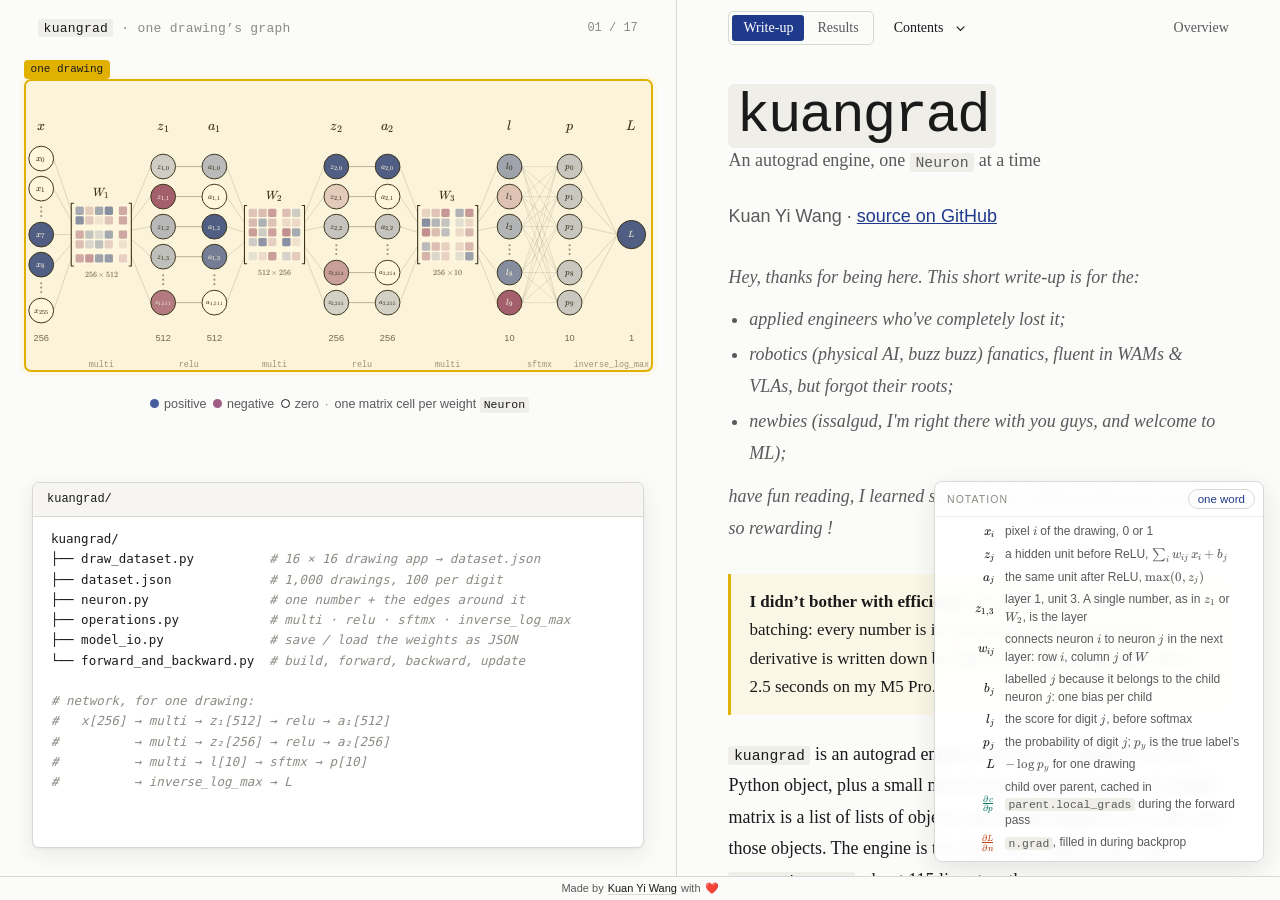
<file: writeup/index.html>
<!doctype html>
<html lang="en">
<head>
  <meta charset="utf-8">
  <meta name="viewport" content="width=device-width, initial-scale=1">
  <meta name="theme-color" content="#fbfbfa">
  <meta name="description" content="kuangrad: an autograd engine where every number is its own Python object, walked through code block by code block alongside the computation graph it builds.">
  <title>kuangrad · Kuan Yi Wang</title>
  <link rel="icon" href="./assets/favicon.svg" type="image/svg+xml">
  <link rel="stylesheet" href="./vendor/katex/katex.min.css">
  <link rel="stylesheet" href="./style.css">
  <script defer src="./vendor/katex/katex.min.js"></script>
  <script type="module" src="./app.js"></script>
</head>
<body>
  <a class="skip-link" href="#reader">Skip to write-up</a>
  <main class="workspace">
    <section class="visual" tabindex="0" aria-label="Computation graph and code for the current passage. Left and right arrows step through the animation">
      <div class="visual-head"><span class="wordmark"><code>kuangrad</code> <span>· one drawing’s graph</span></span><span class="step-hint" aria-hidden="true"><span class="step-hint-click">click, then </span><kbd>←</kbd> <kbd>→</kbd> to step</span><span id="step-counter"></span></div>
      <div class="graph-wrap" id="graph"></div>
      <div class="stack" id="stack"></div>
    </section>
    <aside class="notes" aria-label="kuangrad write-up">
      <div class="reading-nav">
        <nav class="page-tabs" aria-label="Write-up sections"><a href="./" aria-current="page">Write-up</a><a href="results.html">Results</a></nav>
        <button id="contents-toggle" type="button" aria-expanded="false" aria-controls="contents-menu">Contents <svg viewBox="0 0 16 16" aria-hidden="true"><path d="m4 6 4 4 4-4"/></svg></button>
        <span id="chapter-label"></span>
      </div>
      <nav id="contents-menu" aria-label="Write-up contents" hidden><div id="toc"></div></nav>
      <div class="reader" id="reader" tabindex="0" aria-label="Read the kuangrad write-up">
        <div id="article"></div>
      </div>
    </aside>
  </main>
  <footer class="site-footer">Made by <a href="https://www.kuant.space" target="_blank" rel="noopener">Kuan Yi Wang</a> with <span role="img" aria-label="love">❤️</span></footer>
  <noscript><div class="no-script">This write-up needs JavaScript. The code it walks through is on <a href="https://github.com/AcastaPaloma/kuangrad">GitHub</a>.</div></noscript>
</body>
</html>
</file>
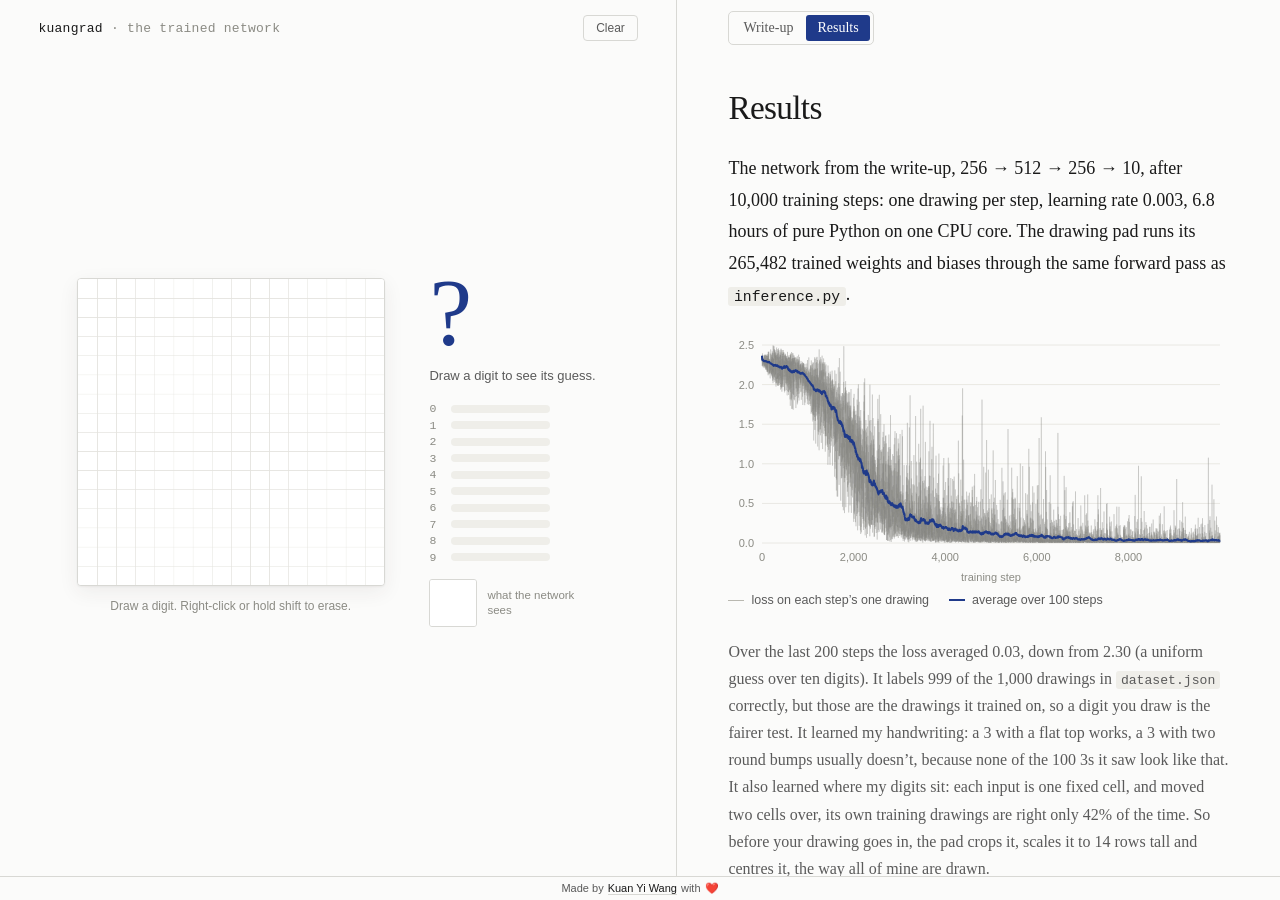
<file: writeup/results.html>
<!doctype html>
<html lang="en">
<head>
  <meta charset="utf-8">
  <meta name="viewport" content="width=device-width, initial-scale=1">
  <meta name="theme-color" content="#fbfbfa">
  <meta name="description" content="kuangrad's trained network, running in your browser: draw a digit and watch it guess, next to the loss curve from its training run.">
  <title>kuangrad results · Kuan Yi Wang</title>
  <link rel="icon" href="./assets/favicon.svg" type="image/svg+xml">
  <link rel="stylesheet" href="./style.css">
  <link rel="stylesheet" href="./results.css">
  <script type="module" src="./results.js"></script>
</head>
<body class="results-page">
  <a class="skip-link" href="#reader">Skip to the training run</a>
  <main class="workspace">
    <section class="visual" aria-label="Draw a digit for the trained network">
      <div class="visual-head"><span class="wordmark">kuangrad <span>· the trained network</span></span><button type="button" id="clear" class="pad-clear">Clear</button></div>
      <div class="pad-area">
        <div class="pad-wrap">
          <canvas id="pad" width="512" height="512" aria-label="16 by 16 drawing grid" role="img"></canvas>
          <p class="pad-hint">Draw a digit. Right-click or hold shift to erase.</p>
        </div>
        <div class="guess" aria-live="polite">
          <p class="guess-digit" id="guess-digit">?</p>
          <p class="guess-note" id="guess-note">Loading the weights…</p>
          <ol class="probs" id="probs"></ol>
          <figure class="seen"><canvas id="seen" width="64" height="64" aria-hidden="true"></canvas><figcaption>what the network sees</figcaption></figure>
        </div>
      </div>
    </section>
    <aside class="notes" aria-label="kuangrad results">
      <div class="reading-nav">
        <nav class="page-tabs" aria-label="Write-up sections"><a href="./">Write-up</a><a href="results.html" aria-current="page">Results</a></nav>
      </div>
      <div class="reader" id="reader" tabindex="0" aria-label="The training run">
        <article id="article">
          <section class="reading-block">
            <h2>Results</h2>
            <p id="summary"></p>
            <figure class="loss-figure">
              <div id="loss" class="loss-chart"></div>
              <figcaption><span class="key-item"><span class="key key-raw"></span>loss on each step’s one drawing</span><span class="key-item"><span class="key"></span>average over 100 steps</span></figcaption>
            </figure>
            <p class="results-note" id="note"></p>
          </section>
        </article>
      </div>
    </aside>
  </main>
  <footer class="site-footer">Made by <a href="https://www.kuant.space" target="_blank" rel="noopener">Kuan Yi Wang</a> with <span role="img" aria-label="love">❤️</span></footer>
  <noscript><div class="no-script">The drawing pad needs JavaScript. The code is on <a href="https://github.com/AcastaPaloma/kuangrad">GitHub</a>.</div></noscript>
</body>
</html>
</file>
<file: writeup/style.css>
/* kuangrad write-up. Same paper, ink and Georgia as the π0.7 notebook; yellow marks "this part, right now". */
:root {
  color-scheme: light;
  --paper: #fbfbfa;
  --ink: #1a1a1a;
  --secondary: #5a5a5a;
  --muted: #8b8b84;
  --accent: #1f3a8a;
  --grad: #c2410c;
  --rule: #d8d8d4;
  --card: #ffffff;
  --card-head: #f6f5f1;
  --yellow: #e0b100;
  --yellow-fill: #f5c51824;
  --cache: #0f766e;
  --mono: ui-monospace, SFMono-Regular, Menlo, Consolas, 'Liberation Mono', monospace;
  --footer-h: 24px;
  font-family: Georgia, 'Times New Roman', serif;
  color: var(--ink);
  background: var(--paper);
}
* { box-sizing: border-box; }
.nobr { white-space: nowrap; }
body { margin: 0; background: var(--paper); }
button { font: inherit; color: inherit; cursor: pointer; border: 0; background: none; padding: 0; }
button:focus-visible, a:focus-visible { outline: 2px solid var(--accent); outline-offset: 3px; }
[hidden] { display: none !important; }
a { color: var(--accent); }

.workspace {
  height: calc(100vh - var(--footer-h));
  height: calc(100dvh - var(--footer-h));
  display: grid;
  grid-template-columns: minmax(0, var(--split, 1.12fr)) minmax(0, 1fr);
  overflow: clip;
}

/* ---- left: graph + card stack ---------------------------------------------------------------------------------- */
.visual { position: relative; min-width: 0; min-height: 0; display: flex; flex-direction: column; overflow: hidden; }
.visual-head { height: 56px; flex-shrink: 0; display: flex; align-items: center; justify-content: space-between; gap: 16px; padding: 0 clamp(20px, 3vw, 40px); font-size: 14px; }
.visual-head .wordmark { font-family: var(--mono); font-size: 13px; letter-spacing: .02em; }
.visual-head .wordmark span { color: var(--muted); }
.visual-head .wordmark code { font: inherit; background: #efeee9; padding: .15em .4em; border-radius: 3px; }
#step-counter { font: 12px/1 var(--mono); color: var(--muted); }
.visual { outline: 0; }
.visual:focus-visible { box-shadow: inset 0 0 0 1px #1f3a8a30; }
/* shown on the animated passages; once the panel has focus, the arrow keys step through the pass */
.step-hint { margin-left: auto; font: 12px/1 Arial, sans-serif; color: var(--muted); white-space: nowrap; opacity: 0; transition: opacity .3s; }
.visual.is-animated .step-hint { opacity: 1; }
.visual:focus-within .step-hint-click { display: none; }
@media (hover: none) { .step-hint { display: none; } }
.step-hint kbd { display: inline-block; min-width: 18px; padding: 2px 4px; border: 1px solid var(--rule); border-radius: 3px; background: #fff; font: 11px/1 var(--mono); color: var(--secondary); text-align: center; }
.graph-wrap { position: relative; flex-shrink: 0; width: min(100% - 40px, 48vh * 720 / 346); width: min(100% - 40px, 48dvh * 720 / 346); margin: 16px auto 0; aspect-ratio: 720 / 346; container-type: inline-size;
  transition: width .6s cubic-bezier(.65, 0, .35, 1), margin-top .6s cubic-bezier(.65, 0, .35, 1), opacity .3s, visibility .3s; }
/* while the card is a drawing rather than a listing, the graph shrinks and the card takes the room */
.visual.has-widget .graph-wrap { width: min(100% - 40px, 26vh * 720 / 346); width: min(100% - 40px, 26dvh * 720 / 346); }
.graph-svg { position: absolute; inset: 0; width: 100%; height: 100%; overflow: visible; }
.graph-caption { flex-shrink: 0; height: 54px; margin: 0 clamp(16px, 2.5vw, 36px); display: flex; align-items: center; justify-content: center; flex-wrap: wrap; font: 12.5px/1.5 Arial, sans-serif; color: var(--secondary); text-align: center; }
.graph-caption .katex { font-size: 1.22em; }
.graph-caption code { font: 11.5px var(--mono); background: #efeee9; padding: .1em .35em; border-radius: 3px; color: var(--ink); }
.graph-caption .sep { color: var(--muted); margin: 0 6px; }
.stack { position: relative; flex: 1; min-height: 0; margin: 2px clamp(16px, 2.5vw, 36px) clamp(16px, 2.2vw, 28px); }

/* graph: SVG shapes, with every label an HTML overlay typeset by KaTeX and sized in the graph's own units */
.graph-labels { position: absolute; inset: 0; pointer-events: none; }
.gl { position: absolute; transform: translate(-50%, -50%); font-size: calc(var(--fs) * 100cqw / 720); line-height: 1; white-space: nowrap; color: var(--ink); transition: color .25s, opacity .3s; }
.gl .katex { font-size: 1em; }
.node-label.on-dark { color: #fff; }
.node-label.pending { color: #bdbcb5; }
.matrix-dims { color: var(--secondary); }
.edges line { stroke: var(--ink); stroke-opacity: .2; stroke-width: .9; transition: stroke .3s, stroke-opacity .3s, stroke-width .3s, opacity .3s; }
.link-relu line { stroke-opacity: .42; }
.link-all line { stroke-opacity: .14; }
.flow-fwd { stroke: var(--accent); stroke-width: 1.9; stroke-linecap: round; }
.flow-bwd { stroke: var(--grad); stroke-width: 2; stroke-linecap: round; }
.particle { fill: var(--cache); }
.node { stroke: var(--ink); stroke-width: 1.1; transition: stroke .3s, stroke-width .3s, opacity .3s; }
.node.pending { stroke: #c9c8c2; stroke-dasharray: 2.5 2.5; }
.ellipsis { fill: var(--muted); transition: opacity .3s; }
.ring { fill: none; stroke: var(--grad); }
.badge { fill: var(--cache); stroke: #fff; stroke-width: 1.1; }
.badge.is-read { fill: #14b8a6; }
.matrix { transition: opacity .3s; }
.matrix-bg { fill: #fff; }
.bracket { fill: none; stroke: var(--ink); stroke-width: 1.2; transition: stroke .3s, stroke-width .3s; }
.cell { stroke: var(--accent); stroke-width: 1.6; transition: opacity .3s; }
.cell-cache { fill: var(--cache); }
.cell-grad { fill: none; stroke: var(--grad); stroke-width: 1.5; }
.size-label { font: 10.5px Arial, sans-serif; text-anchor: middle; fill: var(--secondary); }
.op-label { font: 9.5px var(--mono); text-anchor: middle; fill: var(--muted); }
.depth-badge { opacity: 0; transition: opacity .25s; }
.depth-badge circle { fill: var(--paper); stroke: var(--grad); stroke-width: 1.2; }
.depth-label { font: bold 10px Arial, sans-serif; text-anchor: middle; fill: var(--grad); }
[data-mode=backward] .depth-badge, [data-mode=depth] .depth-badge { opacity: 1; transition-delay: var(--delay); }
[data-mode=forward] .edges line, [data-mode=backward] .edges line { stroke-opacity: .1; }
[data-mode=edge] :is(.edges line, .node, .cell, .bracket, .ellipsis) { opacity: .22; }
[data-mode=edge] .gl:not(.chosen, .col-label) { opacity: .3; }
[data-mode=edge] :is(.edges line.chosen, .node.chosen, .cell.chosen) { opacity: 1; }
[data-mode=edge] .edges line.chosen { stroke: var(--accent); stroke-opacity: 1; stroke-width: 2; }
[data-mode=edge] .node.chosen { stroke: var(--accent); stroke-width: 2.2; }
[data-mode=edge] .cell.chosen { stroke: var(--yellow); stroke-opacity: 1; stroke-width: 2.2; }
[data-mode=relu] .node.dead { stroke: var(--muted); stroke-dasharray: 3 2.5; }
[data-mode=relu] .link-relu line.to-dead { stroke-dasharray: 2 3; stroke-opacity: .3; }
[data-mode=softmax] .link-all line { stroke: var(--accent); stroke-opacity: .45; }
[data-mode=loss] .link-loss line { stroke-dasharray: 2 3; stroke-opacity: .3; }
[data-mode=loss] .link-loss line.py { stroke: var(--accent); stroke-opacity: 1; stroke-width: 2; stroke-dasharray: none; }
[data-mode=loss] .node.py { stroke: var(--accent); stroke-width: 2.4; }
[data-mode=layer] .link-w1 line { stroke: var(--accent); stroke-opacity: .55; }
:is([data-mode=layer] .matrix-w1, [data-mode=params] .matrix, [data-mode=update] .matrix) .bracket { stroke: var(--accent); stroke-width: 2; }
:is([data-mode=params], [data-mode=update]) :is(.nodes, .edges, .node-label, .col-label) { opacity: .35; }
[data-mode=update] .matrix { animation: nudge 1.6s ease-in-out infinite; }
@keyframes nudge { 50% { opacity: .5; } }
[data-mode=hot] :is(.link-w1, .link-w2) line { stroke: var(--grad); stroke-opacity: .5; }
[data-mode=hot] .node.hot { stroke: var(--grad); stroke-width: 2.2; }
/* caption keys */
.sw { display: inline-block; flex-shrink: 0; width: 9px; height: 9px; margin: 0 5px 0 3px; border-radius: 50%; }
.sw-pos { background: rgb(31 58 138 / .82); }
.sw-neg { background: rgb(138 59 107 / .82); }
.sw-zero { background: #fff; border: 1.2px solid var(--ink); }
.sw-dead { background: #fff; border: 1.2px dashed var(--muted); }
.sw-cache { background: var(--cache); border-radius: 2px; margin-right: 7px; }
.sw-grad { width: 11px; height: 11px; border: 2px solid var(--grad); margin-right: 7px; }
.sw-hot { width: 16px; height: 0; border-radius: 0; border-top: 2px solid var(--grad); }
.key-depth { display: inline-block; width: 16px; height: 16px; margin: 0 6px 0 4px; border: 1.2px solid var(--grad); border-radius: 50%; color: var(--grad); font: bold 9px/14px Arial, sans-serif; text-align: center; }

/* the yellow box */
.hl { position: absolute; border: 2px solid var(--yellow); background: var(--yellow-fill); border-radius: 7px; box-shadow: 0 0 0 4px #f5c51812; opacity: 0; pointer-events: none;
  transition: left .65s cubic-bezier(.65, 0, .35, 1), top .65s cubic-bezier(.65, 0, .35, 1), width .65s cubic-bezier(.65, 0, .35, 1), height .65s cubic-bezier(.65, 0, .35, 1), opacity .3s; }
.hl.is-on { opacity: 1; }
.hl-tag { position: absolute; left: -2px; bottom: calc(100% + 2px); padding: 3px 7px 3px; background: var(--yellow); color: var(--ink); font: 11px/1.2 var(--mono); border-radius: 4px; white-space: nowrap; }
.hl.tag-right .hl-tag { left: auto; right: -2px; }

/* cards */
.card { position: absolute; left: 0; right: 0; top: 48px; bottom: 0; display: flex; flex-direction: column; background: var(--card); border: 1px solid var(--rule); border-radius: 7px; overflow: hidden;
  box-shadow: 0 1px 2px #322d250d, 0 6px 20px #322d2517; transform-origin: 50% 0;
  transform: translateX(calc(-100% - 90px)) rotate(-5deg); transition: transform .42s cubic-bezier(.55, 0, .85, .25), background-color .4s; z-index: 60; }
.card.is-focus { transform: none; transition: transform .75s cubic-bezier(.17, 1.28, .38, 1), background-color .4s; z-index: 50; }
.card.is-behind { transform: translateY(calc(var(--depth) * -11px)) scale(calc(1 - var(--depth) * .04)); transition: transform .5s cubic-bezier(.3, .7, .3, 1), background-color .4s, opacity .4s; z-index: calc(50 - var(--depth)); background: #f1f0eb; }
.card.is-behind .card-body { opacity: 0; transition: opacity .3s; }
.card.is-behind .card-head { background: #eceae4; align-items: flex-start; padding-top: 3px; }
.card.is-buried { opacity: 0; }
body:not(.is-ready) :is(.card, .graph-wrap) { transition: none; }
.card-head { flex-shrink: 0; height: 34px; display: flex; align-items: center; justify-content: space-between; gap: 12px; padding: 0 14px; background: var(--card-head); border-bottom: 1px solid var(--rule); font: 12px/1 var(--mono); transition: background-color .4s; }
.card-title { color: var(--ink); white-space: nowrap; overflow: hidden; text-overflow: ellipsis; }
.card-meta { color: var(--muted); font: 11px/1 Arial, sans-serif; white-space: nowrap; }
.card-body { flex: 1; min-height: 0; overflow: auto; overscroll-behavior: contain; scrollbar-width: thin; container-type: size; }
.card-meta .katex { font-size: 1.1em; }
/* "there is more below": shown on the front card while it can still scroll */
.card-more { position: absolute; right: 14px; bottom: 14px; z-index: 2; height: 30px; display: flex; align-items: center; gap: 3px; padding: 0 8px 0 12px; border-radius: 15px; background: var(--ink); color: #fff; font: 12px/1 Arial, sans-serif; box-shadow: 0 2px 10px #1a1a1a38; opacity: 0; pointer-events: none; transition: opacity .25s; }
.card-more svg { width: 16px; height: 16px; fill: none; stroke: currentColor; stroke-width: 1.8; stroke-linecap: round; stroke-linejoin: round; }
.card.is-focus.has-more .card-more { opacity: 1; pointer-events: auto; animation: hint 1.8s ease-in-out infinite; }
.card-more:hover { background: var(--accent); }
@keyframes hint { 50% { transform: translateY(3px); } }

/* code */
.code { margin: 0; padding: 12px 0 18px; font: 12.5px/1.62 var(--mono); tab-size: 4; color: var(--ink); }
.code code { display: block; }
.ln { display: grid; grid-template-columns: 3.6em minmax(0, 1fr); padding-right: 16px; }
.code.plain .ln { grid-template-columns: minmax(0, 1fr); padding-left: 18px; }
.gutter { text-align: right; padding-right: 1.2em; color: #b5b4ad; user-select: none; }
.src { white-space: pre-wrap; overflow-wrap: anywhere; }
.ln.focus { background: #f5c5182b; box-shadow: inset 3px 0 0 var(--yellow); }
.ln.focus .gutter { color: #9c7c00; }
.ln.gap .gutter { color: var(--muted); }
.tk-kw { color: var(--accent); }
.tk-def { font-weight: 700; }
.tk-str { color: #3d6b35; }
.tk-num { color: #9a4d0b; }
.tk-com { color: var(--muted); font-style: italic; }
.tk-bi { color: #2f6f7a; }
.tk-self { color: #7a5c99; }
.tk-type { color: #8a3b6b; }

/* digits */
.digits { display: grid; grid-template-columns: auto minmax(0, 1fr); grid-template-rows: auto auto; gap: 16px 24px; padding: 18px; align-items: start; }
.digit-big { margin: 0; }
.digit-big svg { display: block; width: clamp(130px, 100cqh - 116px, min(320px, 46cqw)); aspect-ratio: 1; border: 1px solid var(--rule); background: #fff; }
.digit-big .grid-lines { stroke: #ecebe6; stroke-width: .04; }
.digit-big .ink, .digit-picks path, .digit-strip .ink { fill: var(--ink); }
.digit-big figcaption { margin-top: 8px; font: 12px Arial, sans-serif; color: var(--secondary); }
.digit-picks { display: grid; grid-template-columns: repeat(5, minmax(0, 1fr)); gap: 8px; max-width: 470px; }
.digit-picks button { display: flex; flex-direction: column; align-items: center; gap: 3px; padding: 5px; border: 1px solid var(--rule); border-radius: 4px; background: #fff; }
.digit-picks button[aria-pressed=true] { border-color: var(--yellow); box-shadow: 0 0 0 2px var(--yellow-fill); }
.digit-picks svg { width: 100%; aspect-ratio: 1; display: block; }
.digit-picks span { font: 11px Arial, sans-serif; color: var(--secondary); }
.digit-strip { grid-column: 1 / -1; }
.digit-strip svg { display: block; width: 100%; height: 16px; border: 1px solid var(--rule); background: #fff; }
.digit-strip .row-ticks { stroke: var(--yellow); stroke-width: .9; vector-effect: non-scaling-stroke; }
.digit-strip p { display: flex; justify-content: space-between; margin: 6px 0 0; font: 11px Arial, sans-serif; color: var(--secondary); }

/* one edge */
.edge-card { padding: 16px 18px; }
.edge-figure { position: relative; width: min(100%, 520px, max(260px, (100cqh - 172px) * 460 / 200)); aspect-ratio: 460 / 200; margin: 0 auto; container-type: inline-size; }
.edge-figure svg { position: absolute; inset: 0; width: 100%; height: 100%; }
.edge-card line { stroke: var(--ink); stroke-width: 1.2; }
.edge-card marker path, .bfs-card marker path { fill: var(--ink); }
.edge-node circle { fill: #fff; stroke: var(--ink); stroke-width: 1.3; }
.edge-node.is-child circle { stroke: var(--accent); stroke-width: 2; }
.ef { position: absolute; transform: translate(-50%, -50%); white-space: nowrap; line-height: 1; }
.ef .katex { font-size: 1em; }
.ef-name { font-size: max(13px, 3.7cqw); }
.ef-value { font: max(10.5px, 2.5cqw) var(--mono); color: var(--secondary); }
.ef-grad { font-size: max(11.5px, 2.8cqw); color: var(--accent); background: #ffffffe8; padding: 2px 4px; border-radius: 3px; }
.edge-lists { display: grid; grid-template-columns: repeat(auto-fit, minmax(170px, 1fr)); gap: 10px 18px; margin-top: 10px; }
.edge-lists h4 { margin: 0 0 6px; font: 12px var(--mono); font-weight: 400; }
.edge-lists h4 span { color: var(--muted); font: 11px Arial, sans-serif; margin-left: 4px; }
.edge-lists ol { list-style: none; margin: 0; padding: 0; font: 12px/1.7 var(--mono); color: var(--secondary); }
.edge-lists ol.inline { display: flex; flex-wrap: wrap; gap: 0 8px; }
.edge-lists li.is-hit { color: var(--ink); background: var(--yellow-fill); box-shadow: inset 2px 0 0 var(--yellow); padding-left: 6px; }
.edge-lists ol.inline li.is-hit { padding: 0 4px; box-shadow: none; }
.edge-lists li.more { color: var(--muted); font-style: italic; }

/* jacobian */
.jacobian { display: grid; grid-template-columns: minmax(0, 1.5fr) minmax(0, 1fr); gap: 18px; padding: 16px 18px; align-items: start; }
.jacobian svg { display: block; width: 100%; max-height: 330px; }
.jacobian .axis { font: 10px Arial, sans-serif; fill: var(--secondary); text-anchor: middle; }
.jacobian .axis-title { font: 10px Arial, sans-serif; fill: var(--muted); }
.jacobian .p-bar { fill: #b9b8b1; }
.jacobian .p-bar.is-label { fill: var(--accent); }
.jacobian .j-cell { stroke: transparent; stroke-width: 2; }
.jacobian .j-cell.is-hover { stroke: var(--yellow); }
.jacobian-side { font: 12px/1.5 Arial, sans-serif; color: var(--secondary); padding-top: 54px; }
.j-readout { margin: 0 0 14px; color: var(--ink); min-height: 40px; display: flex; align-items: center; }
.j-legend { display: flex; align-items: center; gap: 6px; }
.j-legend i { flex: 1; height: 10px; border-radius: 2px; background: linear-gradient(90deg, rgb(180, 35, 24), rgb(240, 239, 236), rgb(31, 58, 138)); }
.j-note { margin: 10px 0 14px; }
.j-examples { list-style: none; margin: 0; padding: 0; display: grid; gap: 12px; color: var(--ink); font-size: 15px; }
.jacobian-side .katex { font-size: 1.15em; }
.j-readout { font-size: 16px; }

/* bfs */
.bfs-card { padding: 14px 18px; }
.bfs-card svg { display: block; width: 100%; max-height: min(300px, max(100cqh - 28px, 120px)); }
.bfs-card line { stroke: var(--ink); stroke-width: 1.1; }
.bfs-node circle { fill: #fff; stroke: var(--ink); stroke-width: 1.2; }
.bfs-node text { font: italic 13px Georgia, serif; text-anchor: middle; fill: var(--ink); }
.bfs-node .bfs-depth { font: bold 11px Arial, sans-serif; font-style: normal; fill: var(--grad); }
.bfs-node.is-late circle { stroke: var(--grad); stroke-width: 2; fill: #fdf1ea; }
.bfs-title { font: 11px Arial, sans-serif; fill: var(--secondary); }

/* cost */
.cost-card { padding: 16px 20px 14px; font: 12px Arial, sans-serif; color: var(--secondary); }
.cost-card h4 { margin: 0 0 12px; font: 12px var(--mono); font-weight: 400; color: var(--ink); }
.bars { display: grid; gap: 8px; }
.bar-row { display: grid; grid-template-columns: 11em minmax(0, 1fr) 4.5em; align-items: center; gap: 10px; }
.bar-track { height: 12px; }
.bar { display: block; height: 100%; width: var(--w); min-width: 3px; background: #a9a8a1; border-radius: 0 4px 4px 0; }
.bar-row.is-hot .bar { background: var(--grad); }
.bar-row.is-hot .bar-label, .bar-row.is-hot .bar-value { color: var(--ink); }
.bar-value { font: 12px var(--mono); color: var(--ink); text-align: right; }
.facts { margin: 16px 0 0; border-top: 1px solid var(--rule); }
.facts div { display: flex; justify-content: space-between; gap: 12px; padding: 6px 0; border-bottom: 1px solid #ecebe6; }
.facts dt { color: var(--secondary); }
.facts dd { margin: 0; font: 12px var(--mono); color: var(--ink); }
.cost-note { margin: 10px 0 0; color: var(--muted); }

/* ---- right: the article ---------------------------------------------------------------------------------------- */
.notes { position: relative; min-width: 0; min-height: 0; display: flex; flex-direction: column; border-left: 1px solid var(--rule); background: var(--paper); }
/* split.js: the draggable line between the panels, a few pixels either side of the border */
.splitter { position: absolute; z-index: 60; top: 0; bottom: 0; left: -6px; width: 11px; cursor: col-resize; touch-action: none; outline: 0; }
.splitter::after { content: ''; position: absolute; top: 0; bottom: 0; left: 4px; width: 3px; background: var(--accent); opacity: 0; transition: opacity .15s; }
.splitter:hover::after, .splitter:focus-visible::after, .is-splitting .splitter::after { opacity: .55; }
.is-splitting { cursor: col-resize; user-select: none; }
.is-splitting iframe, .is-splitting canvas { pointer-events: none; }
.reading-nav { height: 56px; flex-shrink: 0; display: flex; align-items: center; justify-content: space-between; gap: 20px; padding: 0 clamp(24px, 4vw, 64px); font-size: 14px; }
#contents-toggle { display: flex; align-items: center; gap: 10px; padding: 10px 0; }
#contents-toggle svg { width: 15px; height: 15px; fill: none; stroke: currentColor; stroke-width: 1.3; transition: transform .15s; }
#contents-toggle[aria-expanded=true] svg { transform: rotate(180deg); }
#chapter-label { color: var(--secondary); text-align: right; }
.page-tabs { display: flex; gap: 2px; padding: 3px; border: 1px solid var(--rule); border-radius: 5px; flex-shrink: 0; }
.page-tabs a { padding: 5px 11px; border-radius: 3px; color: var(--secondary); text-decoration: none; font-size: 14px; line-height: 1.2; }
.page-tabs a:hover { color: var(--ink); background: #1a1a1a06; }
.page-tabs a[aria-current=page] { background: var(--accent); color: #fff; }
.reading-nav #contents-toggle { margin-right: auto; }
#contents-menu { position: absolute; z-index: 8; top: 50px; left: 24px; right: 24px; max-height: calc(100% - 82px); overflow: auto; overscroll-behavior: contain; scrollbar-width: thin; background: var(--paper); padding: 16px 20px 22px; border: 1px solid var(--rule); border-radius: 5px; box-shadow: 0 12px 30px #1a1a1a10; }
.toc-chapter { margin: 14px 8px 4px; font: 11px Arial, sans-serif; letter-spacing: .1em; text-transform: uppercase; color: var(--muted); }
.toc-chapter:first-child { margin-top: 0; }
.toc-link { display: flex; align-items: baseline; gap: 10px; width: 100%; text-align: left; padding: 6px 8px; border-radius: 3px; font-size: 14px; line-height: 1.4; }
.toc-link.level-3 { padding-left: 30px; color: var(--secondary); font-size: 13px; }
.toc-number { min-width: 16px; color: var(--muted); font: 10px/1.5 Arial, sans-serif; }
.toc-link code { font: .9em var(--mono); }
.toc-link:hover { background: #1a1a1a06; color: var(--ink); }
.toc-link[aria-current] { background: #1f3a8a0a; color: var(--accent); }
.reader { position: relative; flex: 1; min-height: 0; overflow-y: auto; overscroll-behavior: contain; scrollbar-width: thin; outline: 0; }
.reader:focus-visible { box-shadow: inset 0 0 0 1px #1f3a8a30; }
#article { max-width: 680px; margin: 0 auto; padding: 8px clamp(24px, 4vw, 64px) 72vh; }
.reading-block { padding: 40px 0 20px; }
.reading-block.level-2 { padding-top: 64px; }
.reading-block:first-child { padding-top: 24px; }
.title-block { margin-bottom: 30px; }
.chapter-kicker { margin: 0 0 10px; font: 11px Arial, sans-serif; letter-spacing: .12em; text-transform: uppercase; color: var(--muted); }
.title-block h1 code { font: inherit; background: #efeee9; padding: 0 .14em; border-radius: 6px; }
.title-block h1 { margin: 0; font: 400 clamp(44px, 4.4vw, 64px)/1.02 var(--mono); letter-spacing: -.04em; }
.subtitle code { font: .8em var(--mono); background: #efeee9; padding: .1em .35em; border-radius: 3px; }
.subtitle { margin: 14px 0 0; font-size: clamp(20px, 1.7vw, 24px); line-height: 1.35; color: var(--secondary); }
.byline { margin: 18px 0 0; font: 13px Arial, sans-serif; color: var(--secondary); }
.reading-block h2, .reading-block h3 { font-weight: 400; line-height: 1.18; letter-spacing: -.02em; text-wrap: balance; margin: 0 0 26px; transition: color .25s; }
.reading-block h2 { font-size: clamp(28px, 2.6vw, 40px); }
.reading-block h3 { font-size: clamp(23px, 1.9vw, 29px); }
.reading-block.is-current > h2, .reading-block.is-current > h3 { color: var(--accent); }
.reading-block p, .reading-block li { font-size: 18px; line-height: 1.75; overflow-wrap: break-word; }
.reading-block p { margin: 0 0 24px; }
.reading-block ul { margin: 0 0 24px; padding-left: 1.3em; }
.reading-block li { margin: 0 0 8px; }
.reading-block p:last-child { margin-bottom: 0; }
.reading-block .katex, .dialog-body .katex { font-size: 1.12em; }
.reading-block .math, .dialog-body .math { margin: 26px 0; overflow-x: auto; overflow-y: hidden; }
.katex-display { margin: 0; }
.reading-block li .katex-display { margin: 14px 0 10px; }
.reading-block .note { padding: 14px 18px; border-left: 3px solid var(--yellow); background: #f5c51814; font-size: 17px; line-height: 1.65; }
/* follows the graph's animation */
.stages { width: 100%; border-collapse: collapse; margin: 4px 0 28px; font: 14.5px/1.4 Arial, sans-serif; }
.stages th { text-align: left; font-weight: 400; font-size: 11px; letter-spacing: .08em; text-transform: uppercase; color: var(--muted); padding: 0 10px 8px; border-bottom: 1px solid var(--rule); }
.stages th code { text-transform: none; letter-spacing: 0; }
.stages td { padding: 5px 10px; border-bottom: 1px solid #ecebe6; color: var(--ink); transition: background-color .3s, color .3s; }
.stages .stage-n { width: 2em; color: var(--muted); font-size: 11px; }
.stages .katex { font-size: 1.08em; }
.stages.is-playing td { color: var(--muted); }
.stages.is-playing tr.is-done td { color: var(--secondary); }
.stages tr.is-live td { background: var(--yellow-fill); color: var(--ink); }
.stages tr.is-live td:first-child { box-shadow: inset 3px 0 0 var(--yellow); }
.details-btn { display: inline-flex; align-items: center; gap: 9px; padding: 8px 15px; border: 1px solid var(--rule); border-radius: 999px; background: #fff; font: 14px Arial, sans-serif; color: var(--accent); transition: border-color .2s, box-shadow .2s; }
.details-btn:hover { border-color: var(--accent); box-shadow: 0 2px 10px #1f3a8a14; }
.details-btn svg { width: 13px; height: 13px; fill: none; stroke: currentColor; stroke-width: 1.7; stroke-linecap: round; }
.details-dialog { width: min(780px, calc(100vw - 32px)); max-height: calc(100vh - 48px); max-height: calc(100dvh - 48px); padding: 0; border: 1px solid var(--rule); border-radius: 8px; background: var(--paper); color: var(--ink); box-shadow: 0 24px 64px #1a1a1a38; }
.details-dialog[open] { display: flex; flex-direction: column; }
.details-dialog::backdrop { background: #1a1a1a45; }
.details-dialog header { flex-shrink: 0; display: flex; align-items: center; justify-content: space-between; gap: 16px; padding: 14px 16px 14px 24px; border-bottom: 1px solid var(--rule); }
.details-dialog h2 { margin: 0; font-weight: 400; font-size: 24px; letter-spacing: -.01em; }
.dialog-close { width: 34px; height: 34px; display: grid; place-items: center; border-radius: 50%; }
.dialog-close:hover { background: #1a1a1a0d; }
.dialog-close svg { width: 15px; height: 15px; fill: none; stroke: currentColor; stroke-width: 1.7; stroke-linecap: round; }
.dialog-body { min-height: 0; overflow: auto; padding: 6px 24px 22px; }
.dialog-body p { font-size: 16.5px; line-height: 1.65; margin: 14px 0; }
.dialog-body .jacobian { padding: 8px 0 0; }
.reading-block code, .article-end code { font: .82em var(--mono); background: #efeee9; padding: .12em .38em; border-radius: 3px; }
.reading-block sub, .reading-block sup { font-size: .72em; line-height: 0; }
.article-end { margin-top: 64px; padding-top: 22px; border-top: 1px solid var(--rule); font-size: 15px; line-height: 1.6; color: var(--secondary); }

.site-footer { height: var(--footer-h); display: flex; align-items: center; justify-content: center; gap: 4px; font: 11px/1 Arial, sans-serif; color: var(--secondary); background: var(--paper); border-top: 1px solid var(--rule); }
.site-footer a { color: var(--ink); text-decoration: none; border-bottom: 1px solid var(--rule); }
.site-footer a:hover { color: var(--accent); border-bottom-color: var(--accent); }
.skip-link { position: absolute; left: 15px; top: -100px; z-index: 10; background: var(--paper); padding: 12px; color: var(--accent); }
.skip-link:focus { top: 12px; }
.no-script { position: fixed; inset: 0; z-index: 20; background: var(--paper); padding: 30px; }

/* ---- phones: graph and cards on top, article below --------------------------------------------------------------- */
@media (max-width: 760px) {
  .workspace { grid-template-columns: 1fr; grid-template-rows: minmax(0, 50%) minmax(0, 1fr); }
  .notes { border-left: 0; border-top: 1px solid var(--rule); }
  .splitter { display: none; }
  .visual-head { height: 34px; padding: 0 16px; }
  .graph-wrap { width: min(100% - 32px, 24vh * 720 / 346); width: min(100% - 32px, 24dvh * 720 / 346); margin-top: 12px; }
  .graph-caption { display: none; }
  .visual.has-widget .graph-wrap { width: 0; margin-top: 0; opacity: 0; visibility: hidden; }
  .stack { margin: 4px 16px 12px; }
  .card { top: 30px; }
  .card.is-behind { transform: translateY(calc(var(--depth) * -7px)) scale(calc(1 - var(--depth) * .03)); }
  .card-more { height: 26px; padding: 0 6px 0 10px; font-size: 11px; right: 10px; bottom: 10px; }
  .step-hint { display: none; }
  .notation { right: 10px; bottom: 10px; max-height: calc(100% - 70px); font-size: 11.5px; }
  .card.is-behind .card-head > * { visibility: hidden; }
  .card-head { height: 28px; }
  .code { font-size: 11px; padding: 8px 0 12px; }
  .hl-tag { font-size: 10px; padding: 2px 5px; }
  .reading-nav { height: 48px; padding: 0 24px; font-size: 13px; }
  .page-tabs a { padding: 4px 8px; font-size: 13px; }
  #article { padding: 0 26px 55vh; }
  .reading-block { padding: 28px 0 16px; }
  .reading-block.level-2 { padding-top: 44px; }
  .reading-block h2 { font-size: 28px; }
  .reading-block h3 { font-size: 23px; }
  .reading-block p, .reading-block li { font-size: 16px; line-height: 1.65; }
  .reading-block p { margin-bottom: 20px; }
  .title-block h1 { font-size: 40px; }
  #contents-menu { top: 42px; left: 12px; right: 12px; max-height: calc(100% - 54px); padding: 14px; }
  .digits { padding: 12px; gap: 10px 14px; }
  .jacobian { grid-template-columns: 1fr; }
  .jacobian-side { padding-top: 0; }
  .bar-row { grid-template-columns: 8.5em minmax(0, 1fr) 4em; }
}

@container (max-width: 460px) {
  .node-label, .matrix-dims { display: none; }
}

/* ---- preface, term notes, notation key ---------------------------------------------------------------------------- */
.reading-block .preface { margin: 0 0 30px; font-style: italic; color: var(--secondary); }
.reading-block .preface p { margin: 0 0 10px; }
.reading-block .preface ul { margin: 0 0 12px; }
.reading-block .preface li { margin: 0 0 4px; }
.term { position: relative; border-bottom: 1px dotted var(--muted); cursor: help; outline: 0; }
.term:focus-visible { border-bottom-color: var(--accent); }
.term-note { position: absolute; z-index: 6; left: 0; bottom: calc(100% + 10px); width: min(360px, 78vw); padding: 12px 14px; background: #fff; border: 1px solid var(--rule); border-radius: 6px; box-shadow: 0 10px 28px #1a1a1a1f;
  font: 14px/1.55 Georgia, serif; color: var(--ink); opacity: 0; visibility: hidden; transform: translateY(4px); transition: opacity .18s, transform .18s, visibility .18s; }
.term-note .katex { font-size: 1.05em; }
.term-note code { font-size: .85em; }
.term:is(:hover, :focus, :focus-within) .term-note { opacity: 1; visibility: visible; transform: none; }
.notation { position: absolute; z-index: 7; right: 16px; bottom: 14px; width: 330px; max-height: calc(100% - 100px); display: flex; flex-direction: column; background: #ffffffed; backdrop-filter: blur(6px); border: 1px solid var(--rule); border-radius: 8px; box-shadow: 0 8px 26px #1a1a1a1a;
  font: 12px/1.4 Arial, sans-serif; color: var(--secondary); }
.notation header { flex-shrink: 0; display: flex; align-items: center; justify-content: space-between; gap: 12px; padding: 7px 8px 7px 12px; border-bottom: 1px solid #ecebe6; }
.notation header span { font-size: 10.5px; letter-spacing: .1em; text-transform: uppercase; color: var(--muted); }
.notation-toggle { padding: 3px 9px; border: 1px solid var(--rule); border-radius: 999px; font: 11.5px Arial, sans-serif; color: var(--accent); }
.notation-toggle:hover { border-color: var(--accent); }
.notation dl { margin: 0; padding: 6px 12px 10px 6px; overflow: auto; scrollbar-width: thin; display: grid; gap: 5px; }
.notation dl div { display: grid; grid-template-columns: 54px minmax(0, 1fr); gap: 10px; align-items: center; }
.notation dt { color: var(--ink); text-align: right; }
.notation dd { margin: 0; }
.notation .katex { font-size: 1.08em; }
.notation code { font: .95em var(--mono); background: #efeee9; padding: .05em .3em; border-radius: 3px; }
.notation .word { display: none; color: var(--ink); }
.notation.is-compact { width: auto; }
.notation.is-compact dl { gap: 3px; }
.notation.is-compact dl div { grid-template-columns: 50px auto; gap: 8px; }
.notation.is-compact .word { display: inline; }
.notation.is-compact .full { display: none; }

/* ---- graph chips: the cached derivative going forward, gradients landing going back ------------------------------- */
.chip { position: absolute; left: 0; top: 0; z-index: 3; opacity: 0; pointer-events: none; white-space: nowrap; line-height: 1; padding: .4em .6em; border-radius: .5em; font-size: calc(12.5 * 100cqw / 720); color: #fff; box-shadow: 0 2px 10px #1a1a1a40; }
.chip .katex { font-size: 1em; }
.chip-loc { background: var(--cache); }
.chip-grad { background: var(--grad); padding: .34em .55em; border-radius: 999px; font-size: calc(11 * 100cqw / 720); box-shadow: 0 0 0 3px #c2410c2e, 0 2px 10px #c2410c55; }
.chip-rest { font: 600 calc(10.5 * 100cqw / 720)/1 Arial, sans-serif; }
.chip-sum { background: #fff; color: var(--grad); border: 1.5px solid var(--grad); }
.chip-sum.is-final { background: var(--grad); color: #fff; }
.burst { fill: none; stroke: var(--grad); stroke-width: 2.2; }
:is([data-mode=forward], [data-mode=backward]) .node.featured { stroke: #a37b00; stroke-width: 2.4; }

@media (prefers-reduced-motion: reduce) {
  *, *::before, *::after { transition: none !important; animation: none !important; scroll-behavior: auto !important; }
}
</file>
<file: writeup/results.css>
/* Results tab: the trained network on a drawing pad (left) and its training run (right). */
.pad-clear { padding: 5px 12px; border: 1px solid var(--rule); border-radius: 4px; font: 12px/1.2 Arial, sans-serif; color: var(--secondary); }
.pad-clear:hover { color: var(--ink); background: #1a1a1a06; }
/* the pad takes whatever width the guess column leaves, capped by the height */
.pad-area { --gap: clamp(20px, 3.5vw, 48px); --side: clamp(20px, 3vw, 40px); --guess: 170px; flex: 1; min-height: 0; display: flex; align-items: center; justify-content: center; gap: var(--gap); padding: 0 var(--side) 40px; container-type: inline-size; }
.pad-wrap { flex-shrink: 0; }
#pad { display: block; width: min(52vh, 100cqw - var(--guess) - var(--gap) - 2 * var(--side), 460px); width: min(52dvh, 100cqw - var(--guess) - var(--gap) - 2 * var(--side), 460px); aspect-ratio: 1; border: 1px solid var(--rule); border-radius: 4px; background: #fff; touch-action: none; cursor: crosshair; box-shadow: 0 1px 2px #322d250d, 0 6px 20px #322d2512; }
.pad-hint { margin: 12px 0 0; font: 12px/1.4 Arial, sans-serif; color: var(--muted); text-align: center; }
.guess { width: var(--guess); flex-shrink: 0; }
.guess-digit { margin: 0; font-size: 96px; line-height: 1; letter-spacing: -.02em; color: var(--accent); }
.guess-note { margin: 6px 0 18px; min-height: 1.4em; font: 13px/1.4 Arial, sans-serif; color: var(--secondary); }
.probs { list-style: none; margin: 0; padding: 0; display: grid; gap: 5px; font: 11.5px/1 var(--mono); color: var(--muted); }
.probs li { display: grid; grid-template-columns: 1.2em minmax(0, 1fr) 3.6em; align-items: center; gap: 8px; }
.prob-track { height: 8px; background: #efeee9; border-radius: 4px; overflow: hidden; }
.prob-bar { display: block; height: 100%; width: 0; background: #a9a8a1; border-radius: 4px; transition: width .15s; }
.prob-value { text-align: right; }
.probs li.is-best { color: var(--ink); }
.probs li.is-best .prob-bar { background: var(--accent); }
/* the drawing after frame(): cropped, scaled to 14 rows and centred */
.seen { margin: 16px 0 0; display: flex; align-items: center; gap: 10px; font: 11.5px/1.35 Arial, sans-serif; color: var(--muted); }
.seen canvas { width: 48px; height: 48px; flex-shrink: 0; border: 1px solid var(--rule); border-radius: 3px; image-rendering: pixelated; }

.loss-figure { margin: 4px 0 28px; }
.loss-chart svg { display: block; overflow: visible; }
.loss-chart .grid { stroke: #e9e8e3; }
.loss-chart .tick, .loss-chart .axis { font: 11px Arial, sans-serif; fill: var(--muted); }
.loss-chart polyline { fill: none; stroke-linejoin: round; }
.loss-chart .raw { stroke: var(--muted); stroke-opacity: .32; stroke-width: .8; }
.loss-chart .avg { stroke: var(--accent); stroke-width: 2; }
.loss-figure figcaption { margin-top: 6px; display: flex; flex-wrap: wrap; gap: 4px 20px; font: 12.5px/1.5 Arial, sans-serif; color: var(--secondary); }
.key-item { display: inline-flex; align-items: center; white-space: nowrap; }
.key { display: inline-block; width: 16px; height: 0; margin-right: 7px; border-top: 2px solid var(--accent); }
.key-raw { border-top: 1px solid #b9b8b0; }
.reading-block .results-note { font-size: 16px; line-height: 1.7; color: var(--secondary); }

/* a container query can't restyle .pad-area itself, so the narrower guess column is set on its children */
@container (max-width: 560px) {
  .pad-wrap, .guess { --guess: 128px; }
  .guess-digit { font-size: 64px; }
  .guess-note { margin-bottom: 10px; font-size: 12px; }
  .probs { gap: 3px; font-size: 10.5px; }
  .probs li { grid-template-columns: 1em minmax(0, 1fr) 3.3em; gap: 5px; }
  .prob-track { height: 6px; }
}

@media (max-width: 760px) {
  .pad-area { --gap: 18px; --side: 16px; padding-bottom: 14px; }
  #pad { width: min(34vh, 100cqw - var(--guess) - var(--gap) - 2 * var(--side)); width: min(34dvh, 100cqw - var(--guess) - var(--gap) - 2 * var(--side)); }
  .pad-hint { display: none; }
  .reading-block .results-note { font-size: 15px; }
}
</file>
